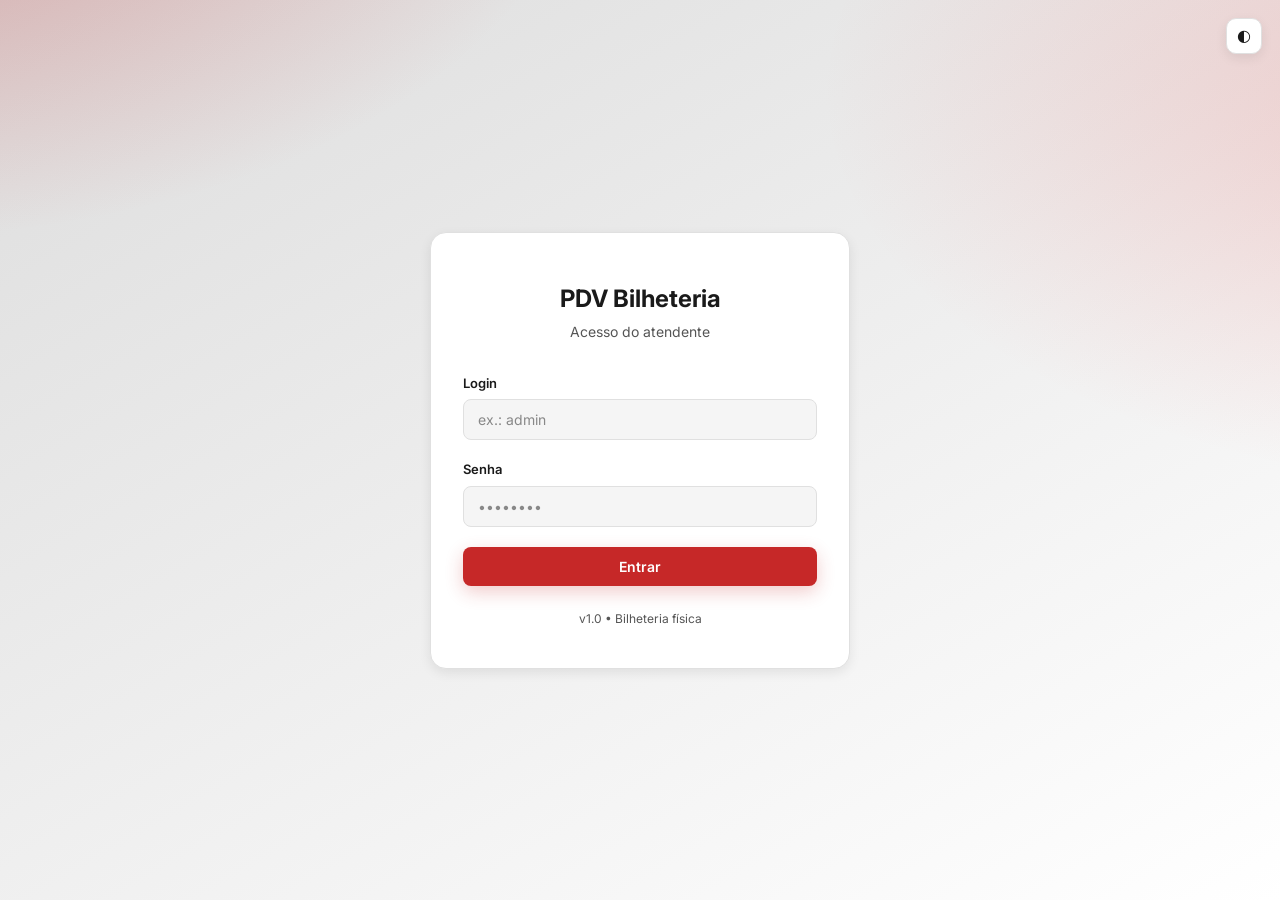
<file: pdv/frontend/index.html>
<!DOCTYPE html>
<html lang="pt-BR">
<head>
    <meta charset="UTF-8" />
    <meta name="viewport" content="width=device-width, initial-scale=1.0" />
    <title>PDV — Login do Atendente</title>
    <link rel="stylesheet" href="styles/styles.css?v=4" />
</head>
<body class="tela-login">
    <button id="btn-tema" class="btn-tema-login" type="button" aria-label="Alternar tema" title="Alternar tema">◐</button>
    <main class="card-login">
        <div class="logo">
            <span class="logo-icon"></span>
            <h1>PDV Bilheteria</h1>
            <p class="subtitulo">Acesso do atendente</p>
        </div>

        <form id="form-login" novalidate>
            <div class="campo">
                <label for="login">Login</label>
                <input 
                    type="text" 
                    id="login" 
                    name="login" 
                    placeholder="ex.: admin" 
                    autocomplete="username" 
                    required 
                />
            </div>

            <div class="campo">
                <label for="senha">Senha</label>
                <input 
                    type="password" 
                    id="senha" 
                    name="senha" 
                    placeholder="••••••••" 
                    autocomplete="current-password" 
                    required 
                />
            </div>

            <div id="msg-erro" class="alerta alerta-erro oculto" role="alert"></div>

            <button type="submit" class="btn btn-primario btn-bloco" id="btn-entrar">
                <span class="btn-texto">Entrar</span>
                <span class="btn-spinner oculto"></span>
            </button>
        </form>

        <p class="rodape-info">v1.0 • Bilheteria física</p>
    </main>

    <script src="scripts/api.js"></script>
    <script src="scripts/auth.js"></script>
    <script src="scripts/login.js"></script>
</body>
</html>
</file>
<file: pdv/frontend/styles/styles.css>
@import url("https://fonts.googleapis.com/css2?family=Inter:wght@400;500;600;700;800&display=swap");

:root {
    /* --- TOKENS BASE  --- */
    --bg: #ffffff;
    --bg-secondary: #f5f5f5;
    --ink: #1a1a1a;
    --ink-secondary: #555555;
    --muted: #888888;
    --brand: #c62828;
    --brand-hover: #a11b1b;
    --brand-light: #ffebee;
    --panel: #ffffff;
    --panel-hover: #fafafa;
    --line: #e0e0e0;
    --line-light: #f0f0f0;
    --success-bg: #e8f5e9;
    --success-ink: #2e7d32;
    --error-bg: #ffebee;
    --error-ink: #c62828;
    --warning-bg: #fff8e1;
    --warning-ink: #f57c00;
    --shadow-sm: 0 1px 3px rgba(0, 0, 0, 0.06);
    --shadow-md: 0 4px 12px rgba(0, 0, 0, 0.08);
    --shadow-lg: 0 8px 30px rgba(0, 0, 0, 0.12);
    --radius-sm: 8px;
    --radius-md: 12px;
    --radius-lg: 16px;
    --focus-ring: rgba(198, 40, 40, 0.28);
    --overlay: rgba(0, 0, 0, 0.55);

    /* --- MAPEAMENTO DE COMPATIBILIDADE COM CLASSES EXISTENTES --- */
    --cor-fundo: var(--bg);
    --cor-fundo-alt: var(--bg-secondary);
    --cor-card: var(--panel);
    --cor-card-borda: var(--line);
    --cor-texto: var(--ink);
    --cor-texto-suave: var(--ink-secondary);
    --cor-primaria: var(--brand);
    --cor-primaria-hover: var(--brand-hover);
    --cor-sucesso: #10b981;
    --cor-erro: #ef4444;
    --cor-aviso: #f59e0b;
    --cor-disponivel: #10b981;
    --cor-vendido: #ef4444;
    --cor-reservado: #f59e0b;
    --raio: var(--radius-md);
    --sombra: var(--shadow-lg);
    --sombra-leve: var(--shadow-sm);
    --fonte: "Inter", -apple-system, BlinkMacSystemFont, "Segoe UI", Roboto, "Helvetica Neue", Arial, sans-serif;
}

[data-theme="dark"] {
    --bg: #121212;
    --bg-secondary: #1e1e1e;
    --ink: #f0f0f0;
    --ink-secondary: #b0b0b0;
    --muted: #777777;
    --brand: #ef5350;
    --brand-hover: #e53935;
    --brand-light: rgba(239, 83, 80, 0.12);
    --panel: #1e1e1e;
    --panel-hover: #2a2a2a;
    --line: #333333;
    --line-light: #2a2a2a;
    --success-bg: rgba(129, 199, 132, 0.12);
    --success-ink: #81c784;
    --error-bg: rgba(239, 83, 80, 0.12);
    --error-ink: #ef9a9a;
    --warning-bg: rgba(255, 183, 77, 0.12);
    --warning-ink: #ffb74d;
    --shadow-sm: 0 1px 3px rgba(0, 0, 0, 0.3);
    --shadow-md: 0 4px 12px rgba(0, 0, 0, 0.4);
    --shadow-lg: 0 8px 30px rgba(0, 0, 0, 0.5);
    --focus-ring: rgba(239, 83, 80, 0.38);
    --overlay: rgba(0, 0, 0, 0.75);
}

* {
    box-sizing: border-box;
}

html, body {
    margin: 0;
    padding: 0;
    font-family: var(--fonte);
    color: var(--cor-texto);
    background: var(--bg);
    min-height: 100vh;
}

/* --- LAYOUT EM COLUNA PARA FIXAR O RODAPE NA BASE --- */
body {
    display: flex;
    flex-direction: column;
}

/* --- CONTEUDO PRINCIPAL OCUPA O ESPACO RESTANTE, EMPURRANDO O RODAPE --- */
body > main.container {
    flex: 1 0 auto;
}

.oculto {
    display: none !important;
}

/* --- LOGIN --- */
.tela-login {
    background: linear-gradient(135deg, #1e3a8a 0%, #2563eb 50%, #0891b2 100%);
    display: flex;
    align-items: center;
    justify-content: center;
    padding: 24px;
}

.card-login {
    background: var(--cor-card);
    width: 100%;
    max-width: 420px;
    padding: 40px 32px;
    border-radius: 16px;
    box-shadow: var(--sombra);
}

.card-login .logo {
    text-align: center;
    margin-bottom: 32px;
}

.card-login .logo-icon {
    font-size: 48px;
    display: block;
    margin-bottom: 8px;
}

.card-login h1 {
    margin: 0;
    font-size: 24px;
    font-weight: 700;
}

.card-login .subtitulo {
    color: var(--cor-texto-suave);
    margin: 4px 0 0 0;
    font-size: 14px;
}

.rodape-info {
    text-align: center;
    color: var(--cor-texto-suave);
    font-size: 12px;
    margin-top: 24px;
    margin-bottom: 0;
}

/* --- TOPBAR --- */
.topbar {
    background: var(--cor-fundo);
    color: #f8fafc;
    padding: 14px 32px;
    display: flex;
    align-items: center;
    gap: 32px;
    box-shadow: var(--sombra-leve);
}

.topbar-marca {
    display: flex;
    align-items: center;
    gap: 8px;
    font-size: 16px;
}

.topbar-marca .logo-icon {
    font-size: 22px;
}

.topbar-nav {
    display: flex;
    gap: 8px;
    flex: 1;
}

.topbar-nav a {
    color: #cbd5e1;
    text-decoration: none;
    padding: 8px 14px;
    border-radius: 8px;
    font-size: 14px;
    font-weight: 500;
    transition: background 0.15s, color 0.15s;
}

.topbar-nav a:hover {
    background: rgba(255, 255, 255, 0.08);
    color: #ffffff;
}

.topbar-nav a.ativo {
    background: var(--cor-primaria);
    color: #ffffff;
}

.topbar-user {
    display: flex;
    align-items: center;
    gap: 12px;
    font-size: 14px;
    color: #cbd5e1;
}

/* --- CONTAINER E PAINEL --- */
.container {
    max-width: 1100px;
    margin: 32px auto;
    padding: 0 24px;
}

.painel {
    background: var(--cor-card);
    border: 1px solid var(--cor-card-borda);
    border-radius: var(--raio);
    padding: 32px;
    box-shadow: var(--sombra-leve);
}

.painel h1 {
    margin: 0 0 4px 0;
    font-size: 22px;
}

.painel-subtitulo {
    color: var(--cor-texto-suave);
    margin: 0 0 24px 0;
    font-size: 14px;
}

.painel-cabecalho {
    display: flex;
    justify-content: space-between;
    align-items: flex-start;
    gap: 16px;
    margin-bottom: 24px;
    flex-wrap: wrap;
}

.acoes-cabecalho {
    display: flex;
    gap: 8px;
    align-items: center;
}

/* --- FORMULÁRIOS --- */
.campo {
    margin-bottom: 20px;
}

.campo label {
    display: block;
    font-size: 13px;
    font-weight: 600;
    color: var(--cor-texto);
    margin-bottom: 6px;
}

.campo input[type="text"],
.campo input[type="password"],
.campo input[type="email"],
.campo input[type="number"],
.campo input[type="date"],
.campo input[type="tel"],
.campo select,
select {
    width: 100%;
    padding: 11px 14px;
    border: 1px solid var(--cor-card-borda);
    border-radius: 8px;
    font-size: 14px;
    font-family: inherit;
    background: #ffffff;
    transition: border-color 0.15s, box-shadow 0.15s;
}

.campo input:focus,
.campo select:focus,
select:focus {
    outline: none;
    border-color: var(--cor-primaria);
    box-shadow: 0 0 0 3px rgba(37, 99, 235, 0.15);
}

/* --- DATE PICKER CUSTOMIZADO --- */
.datepicker {
    position: relative;
    width: 100%;
}

.datepicker__native {
    position: absolute !important;
    width: 1px !important;
    height: 1px !important;
    padding: 0 !important;
    margin: -1px !important;
    border: 0 !important;
    overflow: hidden;
    clip: rect(0 0 0 0);
    pointer-events: none;
}

.datepicker__input {
    cursor: pointer;
    padding-right: 40px !important;
}

.datepicker__icone {
    position: absolute;
    right: 13px;
    top: 50%;
    transform: translateY(-50%);
    width: 18px;
    height: 18px;
    color: var(--muted);
    cursor: pointer;
}

.datepicker__dropdown {
    position: absolute;
    top: calc(100% + 8px);
    left: 0;
    right: 0;
    z-index: 100;
    background: var(--panel);
    border: 1.5px solid var(--line);
    border-radius: var(--radius-md);
    box-shadow: var(--shadow-lg);
    padding: 16px;
    animation: datepicker-fadeIn 0.15s ease;
}

@keyframes datepicker-fadeIn {
    from { 
        opacity: 0; 
        transform: translateY(-4px); 
    }

    to   { 
        opacity: 1; 
        transform: translateY(0); 
    }
}

.datepicker__header {
    display: flex;
    align-items: center;
    justify-content: space-between;
    margin-bottom: 12px;
}

/* --- SELETORES DE MES E ANO --- */
.datepicker__seletores {
    display: flex;
    gap: 6px;
    flex: 1;
    justify-content: center;
}

.datepicker__select-wrap {
    position: relative;
}

.datepicker__select {
    display: inline-flex;
    align-items: center;
    gap: 8px;
    padding: 7px 11px;
    border: 1.5px solid var(--line);
    border-radius: var(--radius-md);
    background-color: var(--bg-secondary);
    color: var(--ink);
    font-size: 13px;
    font-weight: 600;
    font-family: inherit;
    cursor: pointer;
    transition: border-color 0.2s, box-shadow 0.2s, background 0.2s;
}

.datepicker__select:hover {
    border-color: var(--brand);
}

.datepicker__select:focus {
    outline: none;
    border-color: var(--brand);
    box-shadow: 0 0 0 3px var(--focus-ring);
}

.datepicker__select-seta {
    font-size: 11px;
    color: var(--muted);
    line-height: 1;
}

/* --- LISTA DE OPCOES --- */
.datepicker__opcoes {
    position: absolute;
    top: calc(100% + 6px);
    left: 0;
    right: 0;
    z-index: 110;
    list-style: none;
    margin: 0;
    padding: 4px;
    max-height: 192px;
    overflow-y: auto;
    background: var(--panel);
    border: 1.5px solid var(--line);
    border-radius: var(--radius-md);
    box-shadow: var(--shadow-lg);
    animation: datepicker-fadeIn 0.12s ease;
}

.datepicker__opcao {
    padding: 7px 11px;
    border-radius: var(--radius-sm);
    font-size: 13px;
    font-weight: 500;
    color: var(--ink);
    cursor: pointer;
    transition: background 0.12s, color 0.12s;
    white-space: nowrap;
}

.datepicker__opcao:hover {
    background: var(--brand-light);
    color: var(--brand);
}

.datepicker__opcao--ativa {
    background: var(--brand);
    color: #ffffff;
    font-weight: 700;
}

.datepicker__opcao--ativa:hover {
    background: var(--brand);
    color: #ffffff;
}

/* --- SCROLLBAR DAS LISTAS --- */
.datepicker__opcoes::-webkit-scrollbar {
    width: 6px;
}

.datepicker__opcoes::-webkit-scrollbar-track {
    background: transparent;
}

.datepicker__opcoes::-webkit-scrollbar-thumb {
    background: var(--line);
    border-radius: 3px;
}

.datepicker__opcoes::-webkit-scrollbar-thumb:hover {
    background: var(--muted);
}

.datepicker__nav {
    background: none;
    border: none;
    color: var(--brand);
    font-size: 21px;
    font-weight: 700;
    cursor: pointer;
    width: 32px;
    height: 32px;
    display: flex;
    align-items: center;
    justify-content: center;
    border-radius: var(--radius-sm);
    transition: background 0.15s;
}

.datepicker__nav:hover {
    background: var(--brand-light);
}

.datepicker__semana {
    display: grid;
    grid-template-columns: repeat(7, 1fr);
    gap: 2px;
    margin-bottom: 4px;
}

.datepicker__dia-semana {
    text-align: center;
    font-size: 11px;
    font-weight: 600;
    color: var(--muted);
    padding: 4px 0;
    text-transform: uppercase;
}

.datepicker__grid {
    display: grid;
    grid-template-columns: repeat(7, 1fr);
    gap: 2px;
}

.datepicker__dia {
    display: flex;
    align-items: center;
    justify-content: center;
    width: 100%;
    aspect-ratio: 1;
    border: none;
    background: none;
    font-size: 13px;
    font-weight: 500;
    color: var(--ink);
    border-radius: var(--radius-sm);
    cursor: pointer;
    font-family: inherit;
    transition: background 0.15s, color 0.15s;
}

.datepicker__dia:hover:not(.datepicker__dia--vazio) {
    background: var(--brand-light);
    color: var(--brand);
}

.datepicker__dia--selecionado {
    background: var(--brand) !important;
    color: #ffffff !important;
    font-weight: 700;
}

.datepicker__dia--vazio {
    cursor: default;
}

.acoes-form {
    display: flex;
    gap: 12px;
    justify-content: flex-end;
    margin-top: 24px;
}

/* --- RADIO PAGAMENTO --- */
.grupo-radio {
    display: grid;
    grid-template-columns: repeat(auto-fit, minmax(140px, 1fr));
    gap: 10px;
}

.opcao-radio {
    border: 2px solid var(--cor-card-borda);
    border-radius: 10px;
    padding: 14px;
    cursor: pointer;
    text-align: center;
    font-weight: 500;
    transition: all 0.15s;
    user-select: none;
}

.opcao-radio:hover {
    border-color: var(--cor-primaria);
    background: var(--brand-light);
    color: var(--brand);
}

.opcao-radio input[type="radio"] {
    display: none;
}

.opcao-radio:has(input[type="radio"]:checked) {
    border-color: var(--cor-primaria);
    background: var(--brand-light);
    color: var(--cor-primaria);
}

/* --- GRADE DE ASSENTOS --- */
.grade-assentos {
    background: #f8fafc;
    border: 1px solid var(--cor-card-borda);
    border-radius: 8px;
    padding: 16px;
    min-height: 120px;
    max-height: 360px;
    overflow-y: auto;
}

.placeholder-grade {
    color: var(--cor-texto-suave);
    margin: 16px 0;
    text-align: center;
    font-size: 13px;
}

.setor-bloco {
    margin-bottom: 20px;
}

.setor-bloco:last-child {
    margin-bottom: 0;
}

.setor-titulo {
    font-size: 12px;
    font-weight: 700;
    color: var(--cor-texto-suave);
    text-transform: uppercase;
    letter-spacing: 0.5px;
    margin: 0 0 10px 0;
}

.linha-assentos {
    display: flex;
    flex-wrap: wrap;
    gap: 6px;
}

.assento {
    min-width: 56px;
    padding: 8px 6px;
    border: 1px solid transparent;
    border-radius: 6px;
    font-size: 12px;
    font-weight: 600;
    cursor: pointer;
    text-align: center;
    transition: all 0.15s;
    font-family: inherit;
}

.assento.disponivel {
    background: rgba(16, 185, 129, 0.15);
    color: #047857;
    border-color: rgba(16, 185, 129, 0.4);
}

.assento.disponivel:hover {
    background: var(--cor-disponivel);
    color: #ffffff;
}

.assento.vendido {
    background: #fee2e2;
    color: #b91c1c;
    cursor: not-allowed;
    opacity: 0.6;
}

.assento.reservado {
    background: #fef3c7;
    color: #b45309;
    cursor: not-allowed;
    opacity: 0.7;
}

.assento.selecionado {
    background: var(--cor-primaria) !important;
    color: #ffffff !important;
    border-color: var(--cor-primaria-hover) !important;
    transform: scale(1.05);
}

.resumo-assento {
    margin-top: 12px;
    padding: 12px 16px;
    background: rgba(37, 99, 235, 0.08);
    border: 1px solid rgba(37, 99, 235, 0.3);
    border-radius: 8px;
    font-size: 14px;
}

.resumo-assento strong {
    color: var(--cor-primaria);
}

/* --- BOTÕES --- */
.btn {
    padding: 11px 22px;
    border: none;
    border-radius: 8px;
    font-size: 14px;
    font-weight: 600;
    font-family: inherit;
    cursor: pointer;
    transition: background 0.15s, transform 0.05s;
    display: inline-flex;
    align-items: center;
    justify-content: center;
    gap: 8px;
}

.btn:active {
    transform: translateY(1px);
}

.btn:disabled {
    opacity: 0.6;
    cursor: not-allowed;
}

.btn-primario {
    background: var(--cor-primaria);
    color: #ffffff;
}

.btn-primario:hover:not(:disabled) {
    background: var(--cor-primaria-hover);
}

.btn-secundario {
    background: #ffffff;
    color: var(--cor-texto);
    border: 1px solid var(--cor-card-borda);
}

.btn-secundario:hover:not(:disabled) {
    background: #f8fafc;
}

.btn-link {
    background: transparent;
    color: #f8fafc;
    padding: 6px 12px;
    font-size: 13px;
}

.btn-link:hover {
    background: rgba(255, 255, 255, 0.1);
}

.btn-bloco {
    width: 100%;
}

.btn-spinner {
    width: 16px;
    height: 16px;
    border: 2px solid rgba(255, 255, 255, 0.3);
    border-top-color: #ffffff;
    border-radius: 50%;
    animation: girar 0.7s linear infinite;
}

@keyframes girar {
    to { 
        transform: rotate(360deg); 
    }
}

/* --- ALERTAS --- */
.alerta {
    padding: 12px 16px;
    border-radius: 8px;
    font-size: 14px;
    margin: 12px 0;
}

.alerta-erro {
    background: #fee2e2;
    color: #991b1b;
    border: 1px solid #fecaca;
}

.alerta-sucesso {
    background: #d1fae5;
    color: #065f46;
    border: 1px solid #a7f3d0;
}

/* --- CARDS DE TOTAIS --- */
.grade-totais {
    display: grid;
    grid-template-columns: repeat(auto-fit, minmax(200px, 1fr));
    gap: 16px;
    margin-bottom: 24px;
}

/* --- ABAS DO RELATÓRIO --- */
.abas {
    display: flex;
    gap: 4px;
    border-bottom: 1px solid var(--cor-card-borda);
    margin: 16px 0 20px;
}

.aba {
    background: transparent;
    border: 0;
    border-bottom: 2px solid transparent;
    padding: 10px 16px;
    font-size: 14px;
    font-weight: 500;
    color: var(--cor-texto-suave);
    cursor: pointer;
    transition: color 0.15s ease, border-color 0.15s ease;
}

.aba:hover {
    color: var(--cor-texto);
}

.aba.ativa {
    color: var(--cor-primaria);
    border-bottom-color: var(--cor-primaria);
}

.card-total {
    background: #f8fafc;
    border: 1px solid var(--cor-card-borda);
    border-radius: var(--raio);
    padding: 16px 20px;
    display: flex;
    flex-direction: column;
    gap: 4px;
}

.card-label {
    color: var(--cor-texto-suave);
    font-size: 12px;
    text-transform: uppercase;
    letter-spacing: 0.5px;
    font-weight: 600;
}

.card-valor {
    font-size: 22px;
    color: var(--cor-texto);
}

/* --- TABELA --- */
.tabela-wrapper {
    overflow-x: auto;
    border: 1px solid var(--cor-card-borda);
    border-radius: var(--raio);
}

.tabela {
    width: 100%;
    border-collapse: collapse;
    font-size: 14px;
}

.tabela thead th {
    background: #f8fafc;
    text-align: left;
    padding: 12px 16px;
    font-weight: 600;
    color: var(--cor-texto-suave);
    border-bottom: 1px solid var(--cor-card-borda);
    text-transform: uppercase;
    font-size: 12px;
    letter-spacing: 0.5px;
}

.tabela tbody td {
    padding: 12px 16px;
    border-bottom: 1px solid var(--cor-card-borda);
}

.tabela tbody tr:last-child td {
    border-bottom: none;
}

.tabela tbody tr:hover {
    background: #f8fafc;
}

.alinhar-direita {
    text-align: right;
}

.celula-vazia {
    text-align: center;
    color: var(--cor-texto-suave);
    padding: 32px !important;
    font-style: italic;
}

.tag {
    display: inline-block;
    padding: 3px 10px;
    border-radius: 999px;
    font-size: 11px;
    font-weight: 600;
    text-transform: uppercase;
    letter-spacing: 0.5px;
}

.tag-dinheiro {
    background: #d1fae5;
    color: #065f46;
}

.tag-cartao {
    background: #dbeafe;
    color: #1e40af;
}

.tag-pix {
    background: #ede9fe;
    color: #5b21b6;
}

.codigo-curto {
    font-family: ui-monospace, "Cascadia Code", Menlo, Consolas, monospace;
    font-size: 12px;
    color: var(--cor-texto-suave);
}

/* --- TICKET NO COMPROVANTE --- */
.qr-container {
    display: flex;
    flex-direction: column;
    align-items: center;
    gap: 8px;
    margin: 20px 0 4px;
    padding: 16px;
    border-top: 1px dashed var(--cor-card-borda);
}

.qr-container canvas {
    width: 200px;
    height: 200px;
    background: #ffffff;
    padding: 8px;
    border-radius: 8px;
    box-shadow: 0 0 0 1px var(--cor-card-borda);
}

.ticket-codigo {
    font-family: ui-monospace, "Cascadia Code", Menlo, Consolas, monospace;
    font-size: 18px;
    font-weight: 700;
    letter-spacing: 2px;
    color: var(--cor-primaria);
    margin-top: 4px;
}

.qr-dica {
    color: var(--cor-texto-suave);
    font-size: 12px;
}

.campo-dica {
    display: block;
    margin-top: 4px;
    font-size: 12px;
    color: var(--cor-texto-suave);
}

/* --- MODAL --- */
.modal {
    position: fixed;
    inset: 0;
    background: rgba(15, 23, 42, 0.6);
    display: flex;
    align-items: center;
    justify-content: center;
    padding: 24px;
    z-index: 1000;
}

.modal-conteudo {
    background: #ffffff;
    border-radius: 14px;
    width: 100%;
    max-width: 460px;
    box-shadow: var(--sombra);
    overflow: hidden;
}

.modal-header {
    padding: 20px 24px;
    border-bottom: 1px solid var(--cor-card-borda);
}

.modal-header h2 {
    margin: 0;
    font-size: 18px;
    color: var(--cor-sucesso);
}

.modal-body {
    padding: 24px;
}

.modal-body .linha {
    display: flex;
    justify-content: space-between;
    padding: 8px 0;
    border-bottom: 1px dashed var(--cor-card-borda);
}

.modal-body .linha:last-child {
    border-bottom: none;
}

.modal-body .label {
    color: var(--cor-texto-suave);
    font-size: 13px;
}

.modal-body .valor {
    font-weight: 600;
    font-size: 14px;
}

.modal-body .valor-grande {
    font-size: 22px;
    color: var(--cor-primaria);
    font-weight: 700;
}

.modal-footer {
    padding: 16px 24px;
    border-top: 1px solid var(--cor-card-borda);
    display: flex;
    justify-content: flex-end;
    gap: 8px;
    background: #f8fafc;
}

body {
    background:
        radial-gradient(1200px 600px at -10% -10%, rgba(198, 40, 40, 0.08), transparent 60%),
        radial-gradient(900px 500px at 110% -20%, rgba(198, 40, 40, 0.05), transparent 60%),
        var(--bg);
    color: var(--ink);
    line-height: 1.5;
    -webkit-font-smoothing: antialiased;
    transition: background 0.2s ease, color 0.2s ease;
}

.topbar {
    position: sticky;
    top: 0;
    z-index: 40;
    background: color-mix(in srgb, var(--panel) 88%, transparent);
    color: var(--ink);
    border-bottom: 1px solid var(--line);
    backdrop-filter: blur(12px);
    -webkit-backdrop-filter: blur(12px);
    box-shadow: var(--shadow-sm);
}

.topbar-nav a {
    color: var(--ink-secondary);
}

.topbar-nav a:hover {
    background: var(--brand-light);
    color: var(--brand);
}

.topbar-nav a.ativo {
    background: var(--brand);
    color: #ffffff;
    box-shadow: 0 4px 14px rgba(198, 40, 40, 0.28);
}

.topbar-user {
    color: var(--ink-secondary);
}

.btn-tema,
.btn-tema-login {
    display: inline-flex;
    align-items: center;
    justify-content: center;
    width: 36px;
    height: 36px;
    border-radius: 10px;
    border: 1px solid var(--line);
    color: var(--ink);
    background: var(--panel);
    cursor: pointer;
    font-size: 16px;
    line-height: 1;
    transition: transform 0.12s ease, border-color 0.2s ease, background 0.2s ease;
}

.btn-tema:hover,
.btn-tema-login:hover {
    border-color: var(--brand);
    background: var(--brand-light);
    color: var(--brand);
}

.btn-tema:active,
.btn-tema-login:active {
    transform: translateY(1px);
}

.btn-tema-login {
    position: fixed;
    right: 18px;
    top: 18px;
    z-index: 80;
    box-shadow: var(--shadow-md);
}

.tela-login {
    background:
        radial-gradient(1200px 700px at -10% -20%, rgba(198, 40, 40, 0.35), transparent 60%),
        radial-gradient(1100px 620px at 120% 10%, rgba(229, 57, 53, 0.22), transparent 65%),
        linear-gradient(150deg, color-mix(in srgb, var(--bg-secondary) 90%, #050505 10%), var(--bg));
}

.card-login,
.painel,
.modal-conteudo {
    background: var(--panel);
    border: 1px solid var(--line);
    border-radius: var(--radius-lg);
    box-shadow: var(--shadow-md);
}

.painel {
    box-shadow: var(--shadow-md);
}

.painel-subtitulo,
.rodape-info,
.card-label,
.campo-dica,
.qr-dica,
.codigo-curto,
.topbar-user {
    color: var(--ink-secondary);
}

.campo input[type="text"],
.campo input[type="password"],
.campo input[type="number"],
.campo input[type="email"],
.campo input[type="date"],
.campo input[type="tel"],
.campo select,
select {
    border: 1.5px solid var(--line);
    border-radius: var(--radius-sm);
    background: var(--bg-secondary);
    color: var(--ink);
}

.campo input::placeholder {
    color: var(--muted);
}

.campo input:focus,
.campo select:focus,
select:focus {
    border-color: var(--brand);
    box-shadow: 0 0 0 3px var(--focus-ring);
}

/* --- DROPDOWN CUSTOMIZADO (COMPONENTE cselect) --- */
/* OCULTA O SELECT NATIVO, MAS MANTEM NO DOM PARA A LOGICA EXISTENTE */
.cselect__native {
    position: absolute !important;
    width: 1px;
    height: 1px;
    padding: 0;
    margin: -1px;
    border: 0;
    opacity: 0;
    overflow: hidden;
    pointer-events: none;
    clip: rect(0 0 0 0);
}

.cselect {
    position: relative;
    width: 100%;
}

/* --- GATILHO: MESMO VISUAL DOS CAMPOS DO SISTEMA --- */
.cselect__trigger {
    display: flex;
    align-items: center;
    justify-content: space-between;
    gap: 8px;
    width: 100%;
    padding: 11px 14px;
    border: 1.5px solid var(--line);
    border-radius: var(--radius-sm);
    background: var(--bg-secondary);
    color: var(--ink);
    font-size: 14px;
    font-family: inherit;
    text-align: left;
    cursor: pointer;
    transition: border-color 0.15s, box-shadow 0.15s;
}

.cselect__trigger:hover {
    border-color: var(--brand);
}

.cselect--aberto .cselect__trigger,
.cselect__trigger:focus {
    outline: none;
    border-color: var(--brand);
    box-shadow: 0 0 0 3px var(--focus-ring);
}

/* COR ESMAECIDA QUANDO NENHUM VALOR FOI ESCOLHIDO */
.cselect__trigger--placeholder .cselect__label {
    color: var(--muted);
}

.cselect__label {
    flex: 1;
    overflow: hidden;
    text-overflow: ellipsis;
    white-space: nowrap;
}

/* --- SETA (CHEVRON) DESENHADA EM CSS --- */
.cselect__arrow {
    width: 9px;
    height: 9px;
    flex-shrink: 0;
    border-right: 2px solid var(--muted);
    border-bottom: 2px solid var(--muted);
    transform: rotate(45deg);
    transition: transform 0.2s, border-color 0.2s;
    margin-top: -3px;
}

.cselect--aberto .cselect__arrow {
    transform: rotate(-135deg);
    margin-top: 2px;
    border-color: var(--brand);
}

/* --- LISTA DE OPCOES --- */
.cselect__list {
    position: absolute;
    top: calc(100% + 6px);
    left: 0;
    right: 0;
    z-index: 120;
    margin: 0;
    padding: 6px;
    max-height: 260px;
    overflow-y: auto;
    list-style: none;
    background: var(--panel);
    border: 1.5px solid var(--line);
    border-radius: var(--radius-md);
    box-shadow: var(--shadow-lg);
    animation: cselect-fadeIn 0.12s ease;
}

@keyframes cselect-fadeIn {
    from { opacity: 0; transform: translateY(-4px); }
    to   { opacity: 1; transform: translateY(0); }
}

.cselect__option {
    padding: 10px 12px;
    border-radius: var(--radius-sm);
    font-size: 14px;
    color: var(--ink);
    cursor: pointer;
    white-space: nowrap;
    overflow: hidden;
    text-overflow: ellipsis;
    transition: background 0.12s, color 0.12s;
}

.cselect__option:hover {
    background: var(--brand-light);
    color: var(--brand);
}

.cselect__option--ativa {
    background: var(--brand);
    color: #ffffff;
    font-weight: 600;
}

.cselect__option--ativa:hover {
    background: var(--brand);
    color: #ffffff;
}

.cselect__option--disabled {
    color: var(--muted);
    cursor: not-allowed;
}

.cselect__option--disabled:hover {
    background: transparent;
    color: var(--muted);
}

/* --- ESTADO DESABILITADO --- */
.cselect--disabled {
    opacity: 0.55;
}

.cselect--disabled .cselect__trigger {
    cursor: not-allowed;
}

/* --- SCROLLBAR DA LISTA --- */
.cselect__list::-webkit-scrollbar {
    width: 6px;
}

.cselect__list::-webkit-scrollbar-thumb {
    background: var(--line);
    border-radius: 3px;
}

.cselect__list::-webkit-scrollbar-thumb:hover {
    background: var(--muted);
}

.btn {
    border-radius: var(--radius-sm);
}

.btn-primario {
    background: var(--brand);
    box-shadow: 0 6px 18px rgba(198, 40, 40, 0.24);
}

.btn-primario:hover:not(:disabled) {
    background: var(--brand-hover);
}

.btn-secundario {
    background: var(--panel);
    color: var(--ink);
    border: 1px solid var(--line);
}

.btn-secundario:hover:not(:disabled) {
    background: var(--panel-hover);
    border-color: var(--brand);
}

.btn-link {
    color: var(--ink-secondary);
}

.btn-link:hover {
    background: var(--brand-light);
    color: var(--brand);
}

.grade-assentos,
.card-total,
.tabela thead th,
.modal-footer {
    background: var(--bg-secondary);
}

.grade-assentos,
.card-total,
.tabela-wrapper,
.modal-header,
.modal-footer,
.qr-container canvas {
    border-color: var(--line);
}

.assento.disponivel {
    background: color-mix(in srgb, #10b981 16%, transparent);
    color: #047857;
}

.assento.disponivel:hover {
    background: #10b981;
    color: #ffffff;
}

[data-theme="dark"] .assento.disponivel {
    color: #6ee7b7;
    border-color: rgba(110, 231, 183, 0.35);
}

.assento.vendido {
    background: color-mix(in srgb, #ef4444 18%, transparent);
    color: #dc2626;
}

.assento.reservado {
    background: color-mix(in srgb, #f59e0b 18%, transparent);
    color: #b45309;
}

[data-theme="dark"] .assento.vendido {
    color: #fca5a5;
}

[data-theme="dark"] .assento.reservado {
    color: #fcd34d;
}

.resumo-assento {
    background: var(--brand-light);
    border: 1px solid color-mix(in srgb, var(--brand) 35%, transparent);
}

.resumo-assento strong,
.ticket-codigo,
.aba.ativa,
.card-valor {
    color: var(--brand);
}

.alerta-erro {
    background: var(--error-bg);
    color: var(--error-ink);
    border-color: color-mix(in srgb, var(--error-ink) 25%, transparent);
}

.alerta-sucesso {
    background: var(--success-bg);
    color: var(--success-ink);
    border-color: color-mix(in srgb, var(--success-ink) 25%, transparent);
}

.aba {
    color: var(--ink-secondary);
}

.aba:hover {
    color: var(--ink);
}

.aba.ativa {
    border-bottom-color: var(--brand);
}

.tabela thead th {
    color: var(--ink-secondary);
}

.tabela tbody tr:hover {
    background: var(--panel-hover);
}

.tag-dinheiro {
    background: color-mix(in srgb, #10b981 16%, transparent);
    color: #047857;
}

.tag-cartao {
    background: color-mix(in srgb, #3b82f6 16%, transparent);
    color: #1d4ed8;
}

.tag-pix {
    background: color-mix(in srgb, #8b5cf6 16%, transparent);
    color: #6d28d9;
}

[data-theme="dark"] .tag-dinheiro {
    color: #86efac;
}

[data-theme="dark"] .tag-cartao {
    color: #93c5fd;
}

[data-theme="dark"] .tag-pix {
    color: #c4b5fd;
}

.modal {
    background: var(--overlay);
}

[data-theme="dark"] .qr-container canvas {
    background: #ffffff;
}

/* --- RESPONSIVO --- */
@media (max-width: 700px) {
    .topbar {
        flex-wrap: wrap;
        padding: 12px 16px;
        gap: 12px;
    }

    .container {
        padding: 0 12px;
        margin: 16px auto;
    }

    .painel {
        padding: 20px;
    }

    .acoes-form {
        flex-direction: column-reverse;
    }

    .acoes-form .btn {
        width: 100%;
    }
}

/* --- PRINT --- */
@media print {
    body * {
        visibility: hidden;
    }

    .modal,
    .modal-conteudo,
    .modal-conteudo * {
        visibility: visible;
    }

    .modal {
        position: static;
        background: none;
    }

    .modal-footer {
        display: none;
    }

    .modal-conteudo {
        box-shadow: none;
        border: 1px solid #000;
    }
}

/* +=+=+=+=+=+=+=+= NOVA VENDA: GRID DO FORMULARIO +=+=+=+=+=+=+=+= */
/* --- DUAS COLUNAS RESPONSIVAS --- */
.form-grid {
    display: grid;
    grid-template-columns: 1fr 1fr;
    gap: 0 18px;
}

/* --- TRES COLUNAS (NUMERO / COMPLEMENTO / BAIRRO) --- */
.form-grid-3 {
    grid-template-columns: 1fr 1fr 1fr;
}

/* --- ENDERECO: CAMPO CURTO + CAMPO LARGO --- */
.form-grid-endereco {
    grid-template-columns: 0.8fr 2fr;
}

/* --- CAMPO QUE OCUPA MAIS ESPACO --- */
.campo-largo {
    grid-column: auto;
}

/* --- TITULO DE CADA SECAO DO FORMULARIO --- */
.secao-titulo {
    font-size: 15px;
    font-weight: 700;
    color: var(--cor-primaria);
    margin: 26px 0 14px;
    padding-bottom: 8px;
    border-bottom: 1px solid var(--cor-card-borda);
}

.secao-titulo:first-of-type {
    margin-top: 8px;
}

@media (max-width: 640px) {
    .form-grid,
    .form-grid-3,
    .form-grid-endereco {
        grid-template-columns: 1fr;
    }
}

/* +=+=+=+=+=+=+=+= TELA HOME +=+=+=+=+=+=+=+= */

.hub-cabecalho {
    margin-bottom: 24px;
}

.hub-cabecalho h1 {
    font-size: 26px;
    margin-bottom: 4px;
}

/* --- CONTAINER DOS CARDS DO HUB --- */
.hub-cards {
    display: grid;
    grid-template-columns: 1fr 1fr;
    gap: 20px;
}

/* --- CARD CLICAVEL DO HUB --- */
.hub-card {
    display: flex;
    flex-direction: column;
    align-items: flex-start;
    gap: 8px;
    padding: 28px 24px;
    border-radius: var(--radius-md, 14px);
    background: var(--cor-card);
    border: 1.5px solid var(--cor-card-borda);
    text-decoration: none;
    color: var(--cor-texto);
    transition: transform 0.15s, border-color 0.15s, box-shadow 0.15s;
}

.hub-card:hover {
    transform: translateY(-3px);
    border-color: var(--cor-primaria);
    box-shadow: var(--shadow-lg, 0 12px 28px rgba(0, 0, 0, 0.12));
}

.hub-card-icon {
    display: inline-flex;
    align-items: center;
    justify-content: center;
    width: 52px;
    height: 52px;
    border-radius: 12px;
    background: var(--brand-light);
    color: var(--cor-primaria);
}

.hub-card-icon svg {
    width: 28px;
    height: 28px;
}

.hub-card-titulo {
    font-size: 18px;
    font-weight: 700;
}

.hub-card-desc {
    font-size: 13px;
    color: var(--cor-texto-suave);
}

@media (max-width: 640px) {
    .hub-cards {
        grid-template-columns: 1fr;
    }
}

/* +=+=+=+=+=+=+=+= COMPROVANTE: CONTA CRIADA + QR +=+=+=+=+=+=+=+= */

/* --- AVISO DE CONTA CRIADA PARA O CLIENTE --- */
.aviso-conta {
    margin: 16px 0;
    padding: 14px 16px;
    border-radius: 10px;
    background: var(--success-bg, #ecfdf5);
    border: 1px solid color-mix(in srgb, var(--cor-sucesso) 35%, transparent);
}

.aviso-conta strong {
    color: var(--cor-sucesso);
}

.aviso-conta p {
    margin: 6px 0;
    font-size: 13px;
    color: var(--cor-texto-suave);
}

.aviso-conta small {
    display: block;
    margin-top: 8px;
    font-size: 12px;
    color: var(--cor-texto-suave);
}

/* --- IMAGEM DO QR CODE GERADO PELO BACKEND --- */
.qr-img {
    width: 200px;
    height: 200px;
    background: #ffffff;
    padding: 8px;
    border: 1px solid var(--cor-card-borda);
    border-radius: 10px;
}

/* +=+=+=+=+=+=+=+= MODAL DE FORMA DE PAGAMENTO +=+=+=+=+=+=+=+= */


/* --- GRADE DAS 3 OPCOES --- */
.pagamento-opcoes {
    display: grid;
    grid-template-columns: repeat(3, 1fr);
    gap: 12px;
    margin: 8px 0 4px;
}

/* --- CADA OPCAO CLICAVEL DE PAGAMENTO --- */
.pagamento-opcao {
    display: flex;
    flex-direction: column;
    align-items: center;
    gap: 8px;
    padding: 20px 12px;
    border: 2px solid var(--cor-card-borda);
    border-radius: 12px;
    background: var(--cor-card);
    color: var(--cor-texto);
    cursor: pointer;
    font-weight: 600;
    transition: all 0.15s;
}

.pagamento-opcao:hover {
    border-color: var(--cor-primaria);
    background: var(--brand-light);
    color: var(--cor-primaria);
}

/* --- OPCAO ATUALMENTE SELECIONADA --- */
.pagamento-opcao.selecionada {
    border-color: var(--cor-primaria);
    background: var(--brand-light);
    color: var(--cor-primaria);
    box-shadow: 0 0 0 3px color-mix(in srgb, var(--cor-primaria) 20%, transparent);
}

.pagamento-icone {
    width: 30px;
    height: 30px;
    display: block;
}

.pagamento-nome {
    font-size: 14px;
}

/* --- LINHA DO TOTAL A PAGAR --- */
.pagamento-total {
    display: flex;
    justify-content: space-between;
    align-items: center;
    margin-top: 18px;
    padding-top: 14px;
    border-top: 1px dashed var(--cor-card-borda);
}

.pagamento-total .label {
    color: var(--cor-texto-suave);
    font-size: 13px;
}

.pagamento-total .valor-grande {
    font-size: 22px;
    font-weight: 700;
    color: var(--cor-primaria);
}

/* --- BLOCO CENTRAL DA ETAPA DE CONFIRMACAO --- */
.pagamento-confirmacao {
    text-align: center;
    padding: 8px 0;
}

.pagamento-icone-grande {
    display: inline-flex;
    align-items: center;
    justify-content: center;
    color: var(--cor-primaria);
    margin-bottom: 10px;
}

.pagamento-icone-grande svg {
    width: 46px;
    height: 46px;
}

.pagamento-confirma-texto {
    color: var(--cor-texto-suave);
    font-size: 14px;
    margin-bottom: 2px;
}

.pagamento-confirma-forma {
    display: block;
    font-size: 24px;
    font-weight: 700;
    color: var(--cor-primaria);
    margin-bottom: 16px;
}

.pagamento-confirmacao .linha {
    display: flex;
    justify-content: space-between;
    align-items: center;
    max-width: 260px;
    margin: 0 auto;
    padding: 10px 0;
    border-top: 1px dashed var(--cor-card-borda);
}

.pagamento-confirmacao .label {
    color: var(--cor-texto-suave);
    font-size: 13px;
}

.pagamento-confirmacao .valor-grande {
    font-size: 22px;
    font-weight: 700;
    color: var(--cor-primaria);
}

@media (max-width: 480px) {
    .pagamento-opcoes {
        grid-template-columns: 1fr;
    }
}

/* --- RODAPE --- */
.rodape {
    margin-top: auto;
    border-top: 1px solid var(--cor-card-borda);
    background: var(--cor-card);
}

.rodape-conteudo {
    max-width: 1120px;
    margin: 0 auto;
    padding: 28px 24px 20px;
    display: flex;
    align-items: center;
    justify-content: space-between;
    gap: 20px;
    flex-wrap: wrap;
}

.rodape-marca {
    display: flex;
    align-items: center;
    gap: 10px;
    font-size: 16px;
    color: var(--cor-texto);
}

.rodape-marca .logo-icon {
    font-size: 22px;
}

/* --- LINKS DE REDES SOCIAIS --- */
.rodape-redes {
    display: flex;
    align-items: center;
    gap: 10px;
    flex-wrap: wrap;
}

.rodape-rede {
    display: inline-flex;
    align-items: center;
    justify-content: center;
    width: 40px;
    height: 40px;
    border-radius: 50%;
    border: 1px solid var(--cor-card-borda);
    color: var(--cor-texto-suave);
    background: var(--bg);
    transition: transform 0.15s ease, color 0.15s ease, border-color 0.15s ease, background 0.15s ease;
}

.rodape-rede svg {
    width: 20px;
    height: 20px;
    display: block;
}

.rodape-rede:hover {
    color: #ffffff;
    background: var(--cor-primaria);
    border-color: var(--cor-primaria);
    transform: translateY(-2px);
}

.rodape-rede:focus-visible {
    outline: 2px solid var(--focus-ring);
    outline-offset: 2px;
}

/* --- BASE DO RODAPE --- */
.rodape-base {
    max-width: 1120px;
    margin: 0 auto;
    padding: 0 24px 24px;
    display: flex;
    align-items: center;
    justify-content: space-between;
    gap: 8px;
    flex-wrap: wrap;
    border-top: 1px dashed var(--cor-card-borda);
    padding-top: 16px;
}

.rodape-base p {
    margin: 0;
    font-size: 13px;
    color: var(--muted);
}

.rodape-base a {
    color: var(--cor-primaria);
    text-decoration: none;
    font-weight: 600;
}

.rodape-base a:hover {
    text-decoration: underline;
}

@media (max-width: 640px) {
    .rodape-conteudo,
    .rodape-base {
        flex-direction: column;
        text-align: center;
        justify-content: center;
    }
}
</file>
